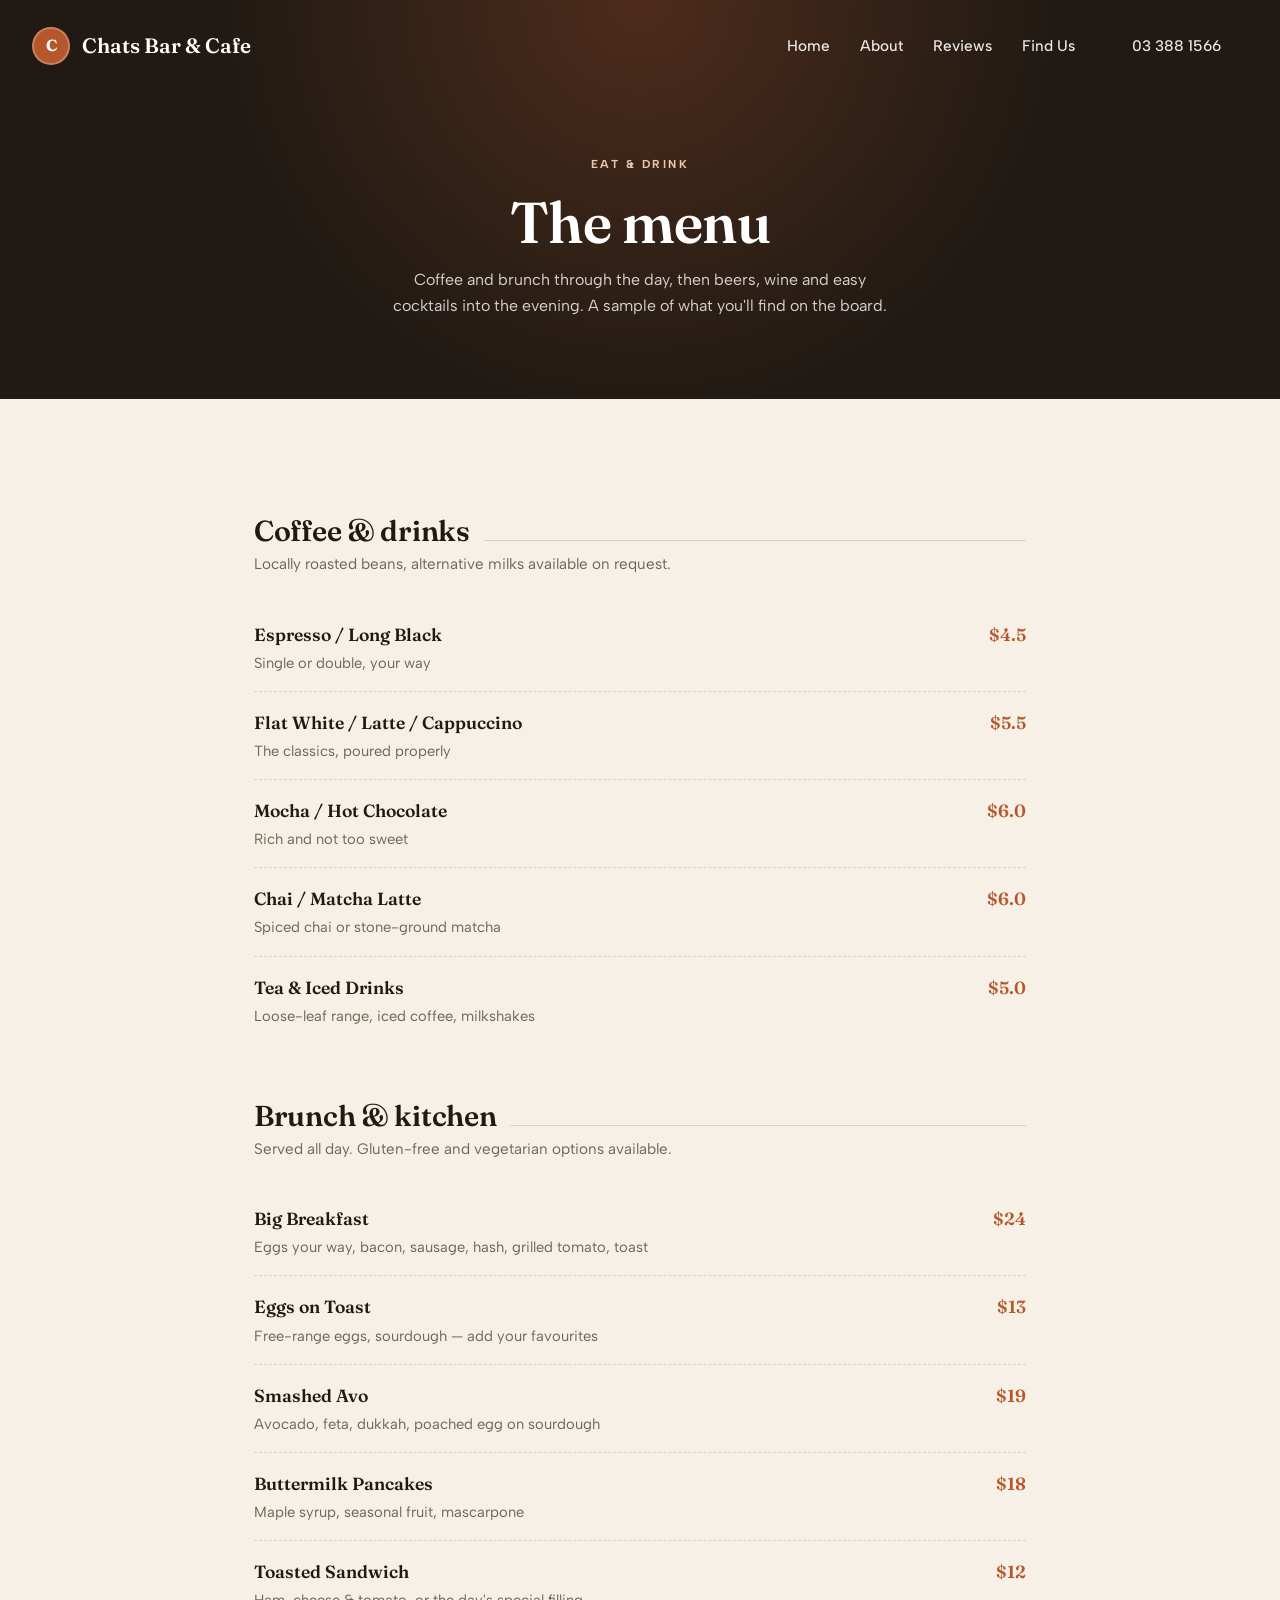
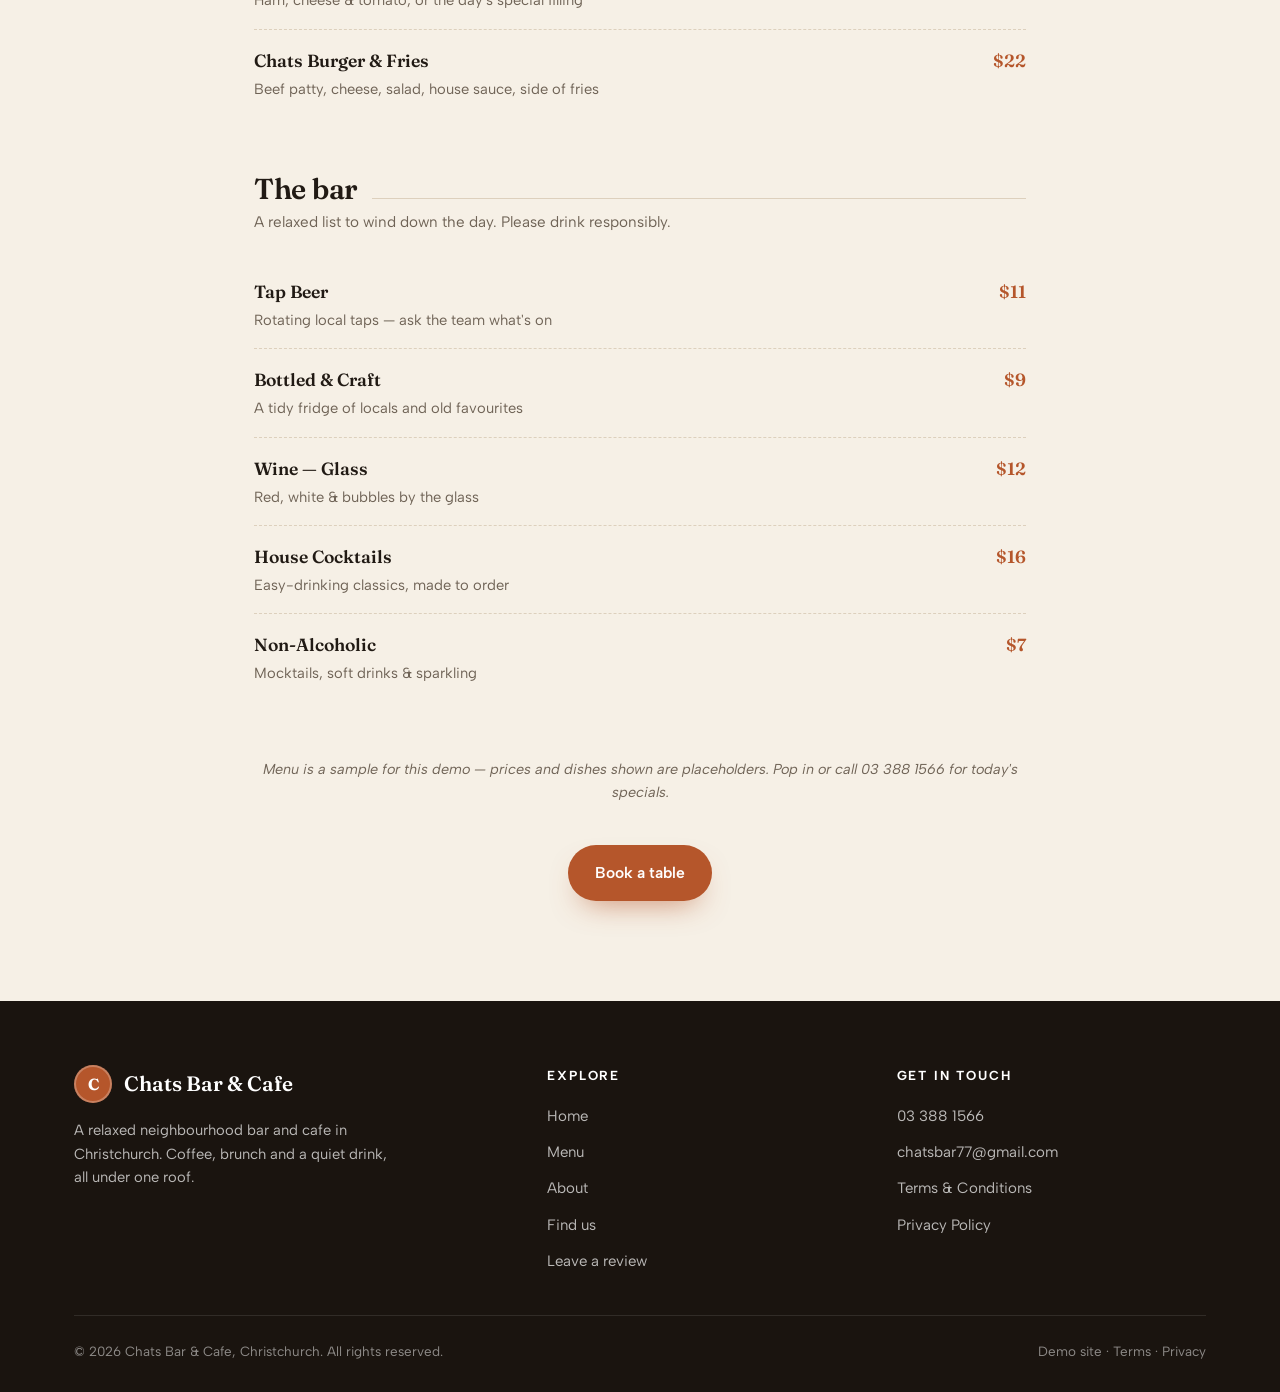
<file: menu.html>
<!DOCTYPE html>
<html lang="en-NZ">
<head>
<meta charset="UTF-8" />
<meta name="viewport" content="width=device-width, initial-scale=1.0" />
<title>Menu | Chats Bar &amp; Cafe, Christchurch</title>
<meta name="description" content="The Chats Bar & Cafe menu — coffee, all-day brunch, lunch plates and a relaxed bar list of beer, wine and cocktails in Christchurch." />
<meta name="theme-color" content="#211a14" />
<link rel="icon" href="favicon.svg" type="image/svg+xml" />
<link rel="preconnect" href="https://fonts.googleapis.com" />
<link rel="preconnect" href="https://fonts.gstatic.com" crossorigin />
<link href="https://fonts.googleapis.com/css2?family=Fraunces:ital,opsz,wght@0,9..144,400;0,9..144,500;0,9..144,600;1,9..144,500&family=Albert+Sans:wght@400;500;600;700&display=swap" rel="stylesheet" />
<link rel="stylesheet" href="style.css" />
</head>
<body>

<nav class="nav scrolled">
  <a href="index.html" class="brand"><span class="mark">C</span> Chats Bar &amp; Cafe</a>
  <div class="nav-links">
    <a href="index.html">Home</a>
    <a href="index.html#about">About</a>
    <a href="index.html#reviews">Reviews</a>
    <a href="index.html#contact">Find Us</a>
    <a href="tel:+6433881566" class="btn btn-dark nav-phone">03 388 1566</a>
  </div>
  <button class="nav-toggle" aria-label="Menu"><span></span><span></span><span></span></button>
</nav>

<header class="page-hero">
  <div class="wrap">
    <span class="eyebrow light">Eat &amp; drink</span>
    <h1>The menu</h1>
    <p>Coffee and brunch through the day, then beers, wine and easy cocktails into the evening. A sample of what you'll find on the board.</p>
  </div>
</header>

<section class="content">
  <div class="wrap">

    <div class="menu-section">
      <h2>Coffee &amp; drinks</h2>
      <p class="cat-note">Locally roasted beans, alternative milks available on request.</p>
      <div class="menu-item"><div><div class="mi-name">Espresso / Long Black</div><div class="mi-desc">Single or double, your way</div></div><div class="mi-price">$4.5</div></div>
      <div class="menu-item"><div><div class="mi-name">Flat White / Latte / Cappuccino</div><div class="mi-desc">The classics, poured properly</div></div><div class="mi-price">$5.5</div></div>
      <div class="menu-item"><div><div class="mi-name">Mocha / Hot Chocolate</div><div class="mi-desc">Rich and not too sweet</div></div><div class="mi-price">$6.0</div></div>
      <div class="menu-item"><div><div class="mi-name">Chai / Matcha Latte</div><div class="mi-desc">Spiced chai or stone-ground matcha</div></div><div class="mi-price">$6.0</div></div>
      <div class="menu-item"><div><div class="mi-name">Tea &amp; Iced Drinks</div><div class="mi-desc">Loose-leaf range, iced coffee, milkshakes</div></div><div class="mi-price">$5.0</div></div>
    </div>

    <div class="menu-section">
      <h2>Brunch &amp; kitchen</h2>
      <p class="cat-note">Served all day. Gluten-free and vegetarian options available.</p>
      <div class="menu-item"><div><div class="mi-name">Big Breakfast</div><div class="mi-desc">Eggs your way, bacon, sausage, hash, grilled tomato, toast</div></div><div class="mi-price">$24</div></div>
      <div class="menu-item"><div><div class="mi-name">Eggs on Toast</div><div class="mi-desc">Free-range eggs, sourdough — add your favourites</div></div><div class="mi-price">$13</div></div>
      <div class="menu-item"><div><div class="mi-name">Smashed Avo</div><div class="mi-desc">Avocado, feta, dukkah, poached egg on sourdough</div></div><div class="mi-price">$19</div></div>
      <div class="menu-item"><div><div class="mi-name">Buttermilk Pancakes</div><div class="mi-desc">Maple syrup, seasonal fruit, mascarpone</div></div><div class="mi-price">$18</div></div>
      <div class="menu-item"><div><div class="mi-name">Toasted Sandwich</div><div class="mi-desc">Ham, cheese &amp; tomato, or the day's special filling</div></div><div class="mi-price">$12</div></div>
      <div class="menu-item"><div><div class="mi-name">Chats Burger &amp; Fries</div><div class="mi-desc">Beef patty, cheese, salad, house sauce, side of fries</div></div><div class="mi-price">$22</div></div>
    </div>

    <div class="menu-section">
      <h2>The bar</h2>
      <p class="cat-note">A relaxed list to wind down the day. Please drink responsibly.</p>
      <div class="menu-item"><div><div class="mi-name">Tap Beer</div><div class="mi-desc">Rotating local taps — ask the team what's on</div></div><div class="mi-price">$11</div></div>
      <div class="menu-item"><div><div class="mi-name">Bottled &amp; Craft</div><div class="mi-desc">A tidy fridge of locals and old favourites</div></div><div class="mi-price">$9</div></div>
      <div class="menu-item"><div><div class="mi-name">Wine — Glass</div><div class="mi-desc">Red, white &amp; bubbles by the glass</div></div><div class="mi-price">$12</div></div>
      <div class="menu-item"><div><div class="mi-name">House Cocktails</div><div class="mi-desc">Easy-drinking classics, made to order</div></div><div class="mi-price">$16</div></div>
      <div class="menu-item"><div><div class="mi-name">Non-Alcoholic</div><div class="mi-desc">Mocktails, soft drinks &amp; sparkling</div></div><div class="mi-price">$7</div></div>
    </div>

    <p class="menu-note">Menu is a sample for this demo — prices and dishes shown are placeholders. Pop in or call <a href="tel:+6433881566">03 388 1566</a> for today's specials.</p>

    <div style="text-align:center;margin-top:40px">
      <a href="index.html#contact" class="btn btn-primary">Book a table</a>
    </div>
  </div>
</section>

<footer class="footer">
  <div class="wrap">
    <div class="footer-grid">
      <div>
        <div class="brand"><span class="mark">C</span> Chats Bar &amp; Cafe</div>
        <p>A relaxed neighbourhood bar and cafe in Christchurch. Coffee, brunch and a quiet drink, all under one roof.</p>
      </div>
      <div>
        <h5>Explore</h5>
        <ul>
          <li><a href="index.html">Home</a></li>
          <li><a href="menu.html">Menu</a></li>
          <li><a href="index.html#about">About</a></li>
          <li><a href="index.html#contact">Find us</a></li>
          <li><a href="review.html">Leave a review</a></li>
        </ul>
      </div>
      <div>
        <h5>Get in touch</h5>
        <ul>
          <li><a href="tel:+6433881566">03 388 1566</a></li>
          <li><a href="mailto:chatsbar77@gmail.com">chatsbar77@gmail.com</a></li>
          <li><a href="terms.html">Terms &amp; Conditions</a></li>
          <li><a href="privacy.html">Privacy Policy</a></li>
        </ul>
      </div>
    </div>
    <div class="footer-bottom">
      <span>© <span data-year></span> Chats Bar &amp; Cafe, Christchurch. All rights reserved.</span>
      <span>Demo site · <a href="terms.html">Terms</a> · <a href="privacy.html">Privacy</a></span>
    </div>
  </div>
</footer>

<script src="main.js"></script>
</body>
</html>
</file>
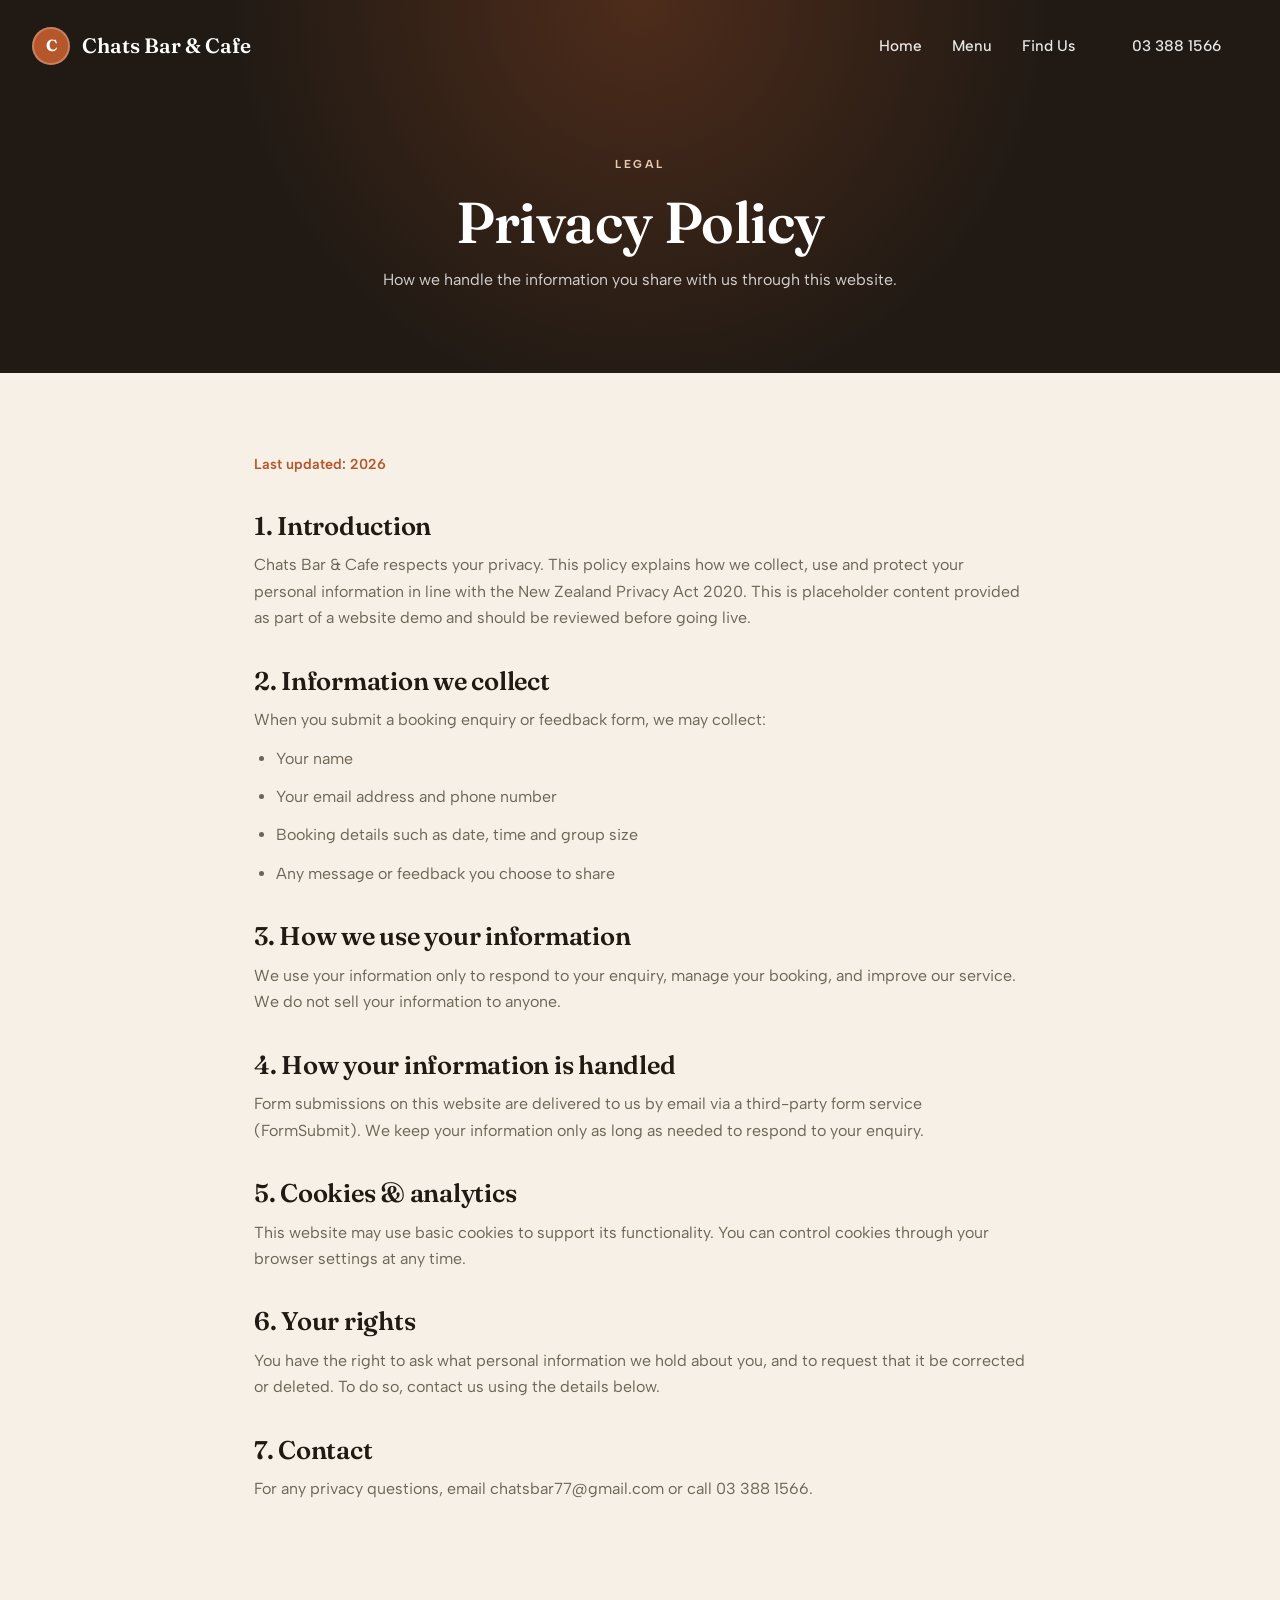
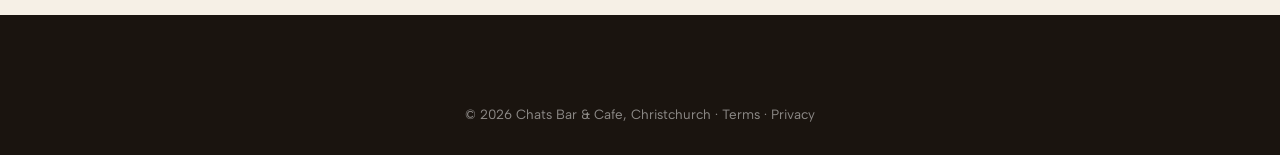
<file: privacy.html>
<!DOCTYPE html>
<html lang="en-NZ">
<head>
<meta charset="UTF-8" />
<meta name="viewport" content="width=device-width, initial-scale=1.0" />
<title>Privacy Policy | Chats Bar &amp; Cafe</title>
<meta name="description" content="How Chats Bar & Cafe collects and uses your information." />
<meta name="theme-color" content="#211a14" />
<link rel="icon" href="favicon.svg" type="image/svg+xml" />
<link rel="preconnect" href="https://fonts.googleapis.com" />
<link rel="preconnect" href="https://fonts.gstatic.com" crossorigin />
<link href="https://fonts.googleapis.com/css2?family=Fraunces:ital,opsz,wght@0,9..144,400;0,9..144,500;0,9..144,600;1,9..144,500&family=Albert+Sans:wght@400;500;600;700&display=swap" rel="stylesheet" />
<link rel="stylesheet" href="style.css" />
</head>
<body>

<nav class="nav scrolled">
  <a href="index.html" class="brand"><span class="mark">C</span> Chats Bar &amp; Cafe</a>
  <div class="nav-links">
    <a href="index.html">Home</a>
    <a href="menu.html">Menu</a>
    <a href="index.html#contact">Find Us</a>
    <a href="tel:+6433881566" class="btn btn-dark nav-phone">03 388 1566</a>
  </div>
  <button class="nav-toggle" aria-label="Menu"><span></span><span></span><span></span></button>
</nav>

<header class="page-hero">
  <div class="wrap">
    <span class="eyebrow light">Legal</span>
    <h1>Privacy Policy</h1>
    <p>How we handle the information you share with us through this website.</p>
  </div>
</header>

<section class="content">
  <div class="wrap">
    <p class="updated">Last updated: <span data-year></span></p>

    <h2>1. Introduction</h2>
    <p>Chats Bar &amp; Cafe respects your privacy. This policy explains how we collect, use and protect your personal information in line with the New Zealand Privacy Act 2020. This is placeholder content provided as part of a website demo and should be reviewed before going live.</p>

    <h2>2. Information we collect</h2>
    <p>When you submit a booking enquiry or feedback form, we may collect:</p>
    <ul>
      <li>Your name</li>
      <li>Your email address and phone number</li>
      <li>Booking details such as date, time and group size</li>
      <li>Any message or feedback you choose to share</li>
    </ul>

    <h2>3. How we use your information</h2>
    <p>We use your information only to respond to your enquiry, manage your booking, and improve our service. We do not sell your information to anyone.</p>

    <h2>4. How your information is handled</h2>
    <p>Form submissions on this website are delivered to us by email via a third-party form service (FormSubmit). We keep your information only as long as needed to respond to your enquiry.</p>

    <h2>5. Cookies &amp; analytics</h2>
    <p>This website may use basic cookies to support its functionality. You can control cookies through your browser settings at any time.</p>

    <h2>6. Your rights</h2>
    <p>You have the right to ask what personal information we hold about you, and to request that it be corrected or deleted. To do so, contact us using the details below.</p>

    <h2>7. Contact</h2>
    <p>For any privacy questions, email <a href="mailto:chatsbar77@gmail.com">chatsbar77@gmail.com</a> or call <a href="tel:+6433881566">03 388 1566</a>.</p>
  </div>
</section>

<footer class="footer">
  <div class="wrap">
    <div class="footer-bottom" style="border-top:0;justify-content:center">
      <span>© <span data-year></span> Chats Bar &amp; Cafe, Christchurch · <a href="terms.html">Terms</a> · <a href="privacy.html">Privacy</a></span>
    </div>
  </div>
</footer>

<script src="main.js"></script>
</body>
</html>
</file>
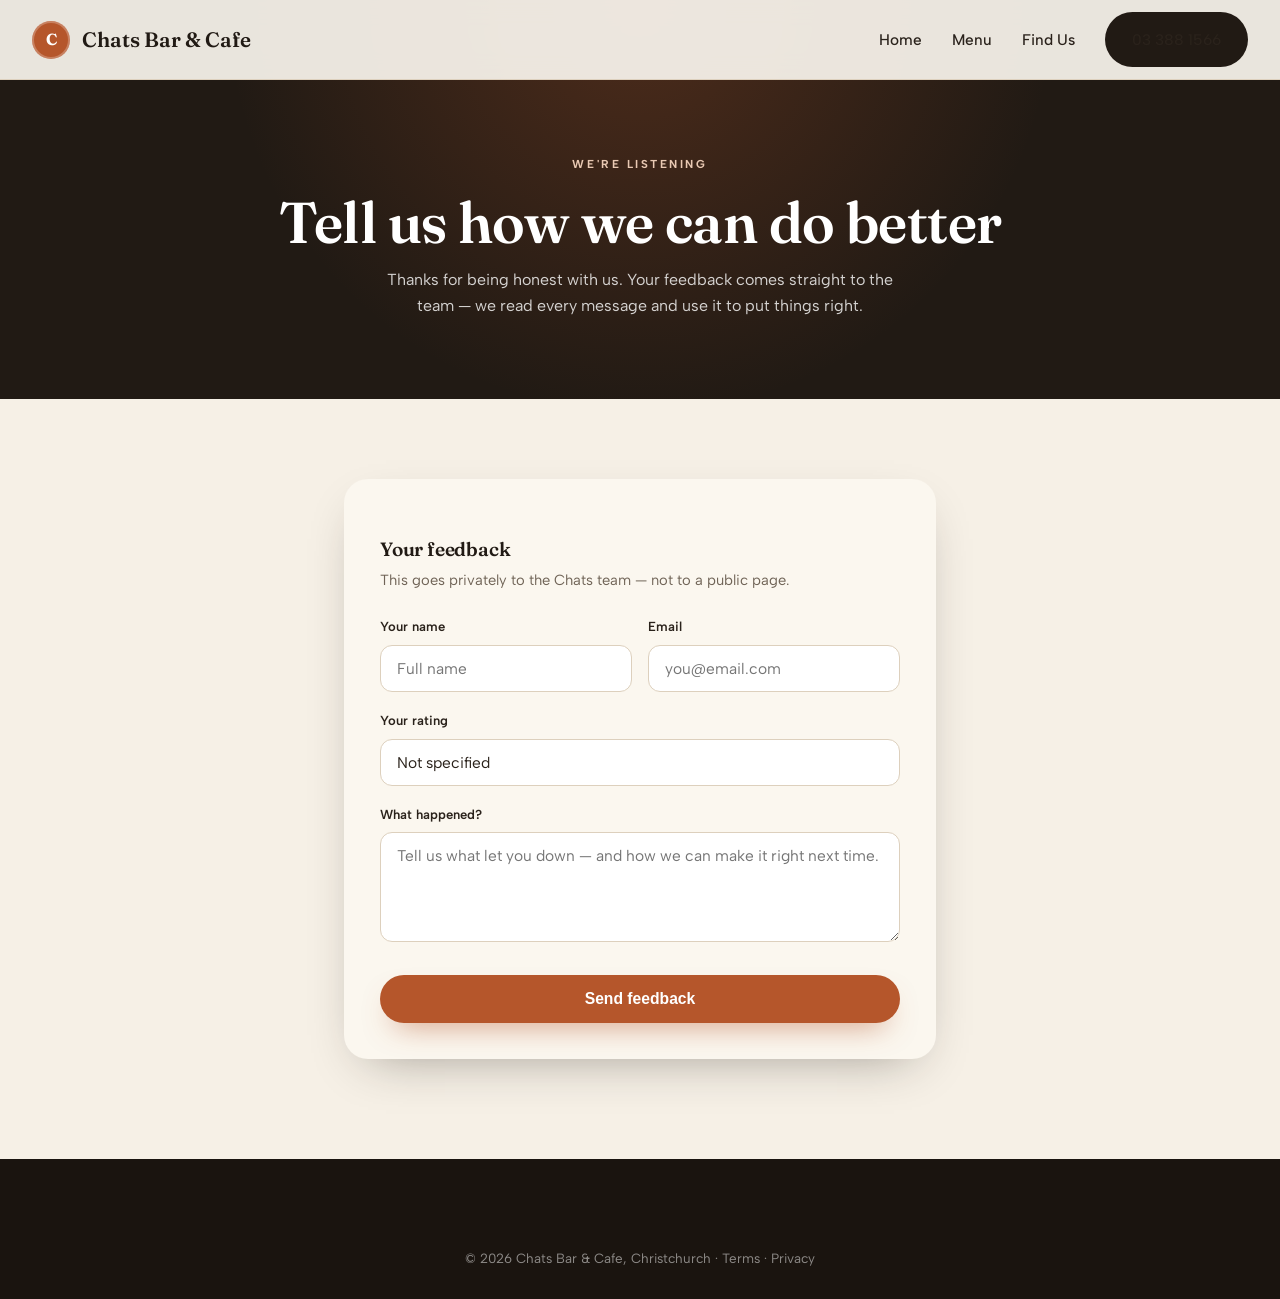
<file: private.html>
<!DOCTYPE html>
<html lang="en-NZ">
<head>
<meta charset="UTF-8" />
<meta name="viewport" content="width=device-width, initial-scale=1.0" />
<title>Share Your Feedback | Chats Bar &amp; Cafe</title>
<meta name="description" content="Tell the team at Chats Bar & Cafe how we can do better. Your feedback comes straight to us." />
<meta name="theme-color" content="#211a14" />
<link rel="icon" href="favicon.svg" type="image/svg+xml" />
<link rel="preconnect" href="https://fonts.googleapis.com" />
<link rel="preconnect" href="https://fonts.gstatic.com" crossorigin />
<link href="https://fonts.googleapis.com/css2?family=Fraunces:ital,opsz,wght@0,9..144,400;0,9..144,500;0,9..144,600;1,9..144,500&family=Albert+Sans:wght@400;500;600;700&display=swap" rel="stylesheet" />
<link rel="stylesheet" href="style.css" />
</head>
<body>

<nav class="nav scrolled">
  <a href="index.html" class="brand"><span class="mark">C</span> Chats Bar &amp; Cafe</a>
  <div class="nav-links">
    <a href="index.html">Home</a>
    <a href="menu.html">Menu</a>
    <a href="index.html#contact">Find Us</a>
    <a href="tel:+6433881566" class="btn btn-dark nav-phone">03 388 1566</a>
  </div>
  <button class="nav-toggle" aria-label="Menu"><span></span><span></span><span></span></button>
</nav>

<header class="page-hero">
  <div class="wrap">
    <span class="eyebrow light">We're listening</span>
    <h1>Tell us how we can do better</h1>
    <p>Thanks for being honest with us. Your feedback comes straight to the team — we read every message and use it to put things right.</p>
  </div>
</header>

<section class="content">
  <div class="wrap" style="max-width:640px">
    <div class="form-card" id="formCard">
      <h3>Your feedback</h3>
      <p class="sub">This goes privately to the Chats team — not to a public page.</p>
      <form action="https://formsubmit.co/chatsbar77@gmail.com" method="POST" id="fbForm">
        <input type="hidden" name="_subject" value="Private feedback — Chats Bar & Cafe website" />
        <input type="hidden" name="_captcha" value="false" />
        <input type="hidden" name="_template" value="table" />
        <div class="field-row">
          <div class="field"><label for="name">Your name</label><input type="text" id="name" name="name" required placeholder="Full name" /></div>
          <div class="field"><label for="email">Email</label><input type="email" id="email" name="email" required placeholder="you@email.com" /></div>
        </div>
        <div class="field">
          <label for="rating">Your rating</label>
          <input type="text" id="rating" name="rating" readonly value="" />
        </div>
        <div class="field"><label for="feedback">What happened?</label><textarea id="feedback" name="feedback" required placeholder="Tell us what let you down — and how we can make it right next time."></textarea></div>
        <button type="submit" class="btn btn-primary">Send feedback</button>
      </form>
    </div>

    <div class="form-card success-state" id="success">
      <div class="check">✓</div>
      <h3>Thank you</h3>
      <p>Your feedback has been sent to the team. We genuinely appreciate you taking the time — we'll use it to do better.</p>
      <div style="margin-top:22px"><a href="index.html" class="btn btn-outline">Back to home</a></div>
    </div>
  </div>
</section>

<footer class="footer">
  <div class="wrap">
    <div class="footer-bottom" style="border-top:0;justify-content:center">
      <span>© <span data-year></span> Chats Bar &amp; Cafe, Christchurch · <a href="terms.html">Terms</a> · <a href="privacy.html">Privacy</a></span>
    </div>
  </div>
</footer>

<script>
  // Pre-fill rating from URL
  var params = new URLSearchParams(window.location.search);
  var rating = params.get("rating");
  var ratingField = document.getElementById("rating");
  if (rating && /^[1-5]$/.test(rating)) {
    var stars = "★".repeat(+rating) + "☆".repeat(5 - +rating);
    ratingField.value = stars + "  (" + rating + " / 5)";
  } else {
    ratingField.value = "Not specified";
  }

  // FormSubmit AJAX so we can show inline success
  var form = document.getElementById("fbForm");
  form.addEventListener("submit", function (e) {
    e.preventDefault();
    var data = new FormData(form);
    fetch("https://formsubmit.co/ajax/chatsbar77@gmail.com", {
      method: "POST",
      headers: { Accept: "application/json" },
      body: data
    }).then(function () {
      document.getElementById("formCard").style.display = "none";
      document.getElementById("success").classList.add("show");
      window.scrollTo({ top: 0, behavior: "smooth" });
    }).catch(function () {
      // Fallback: submit normally
      form.submit();
    });
  });

  document.querySelectorAll("[data-year]").forEach(function (el) { el.textContent = new Date().getFullYear(); });
</script>
</body>
</html>
</file>
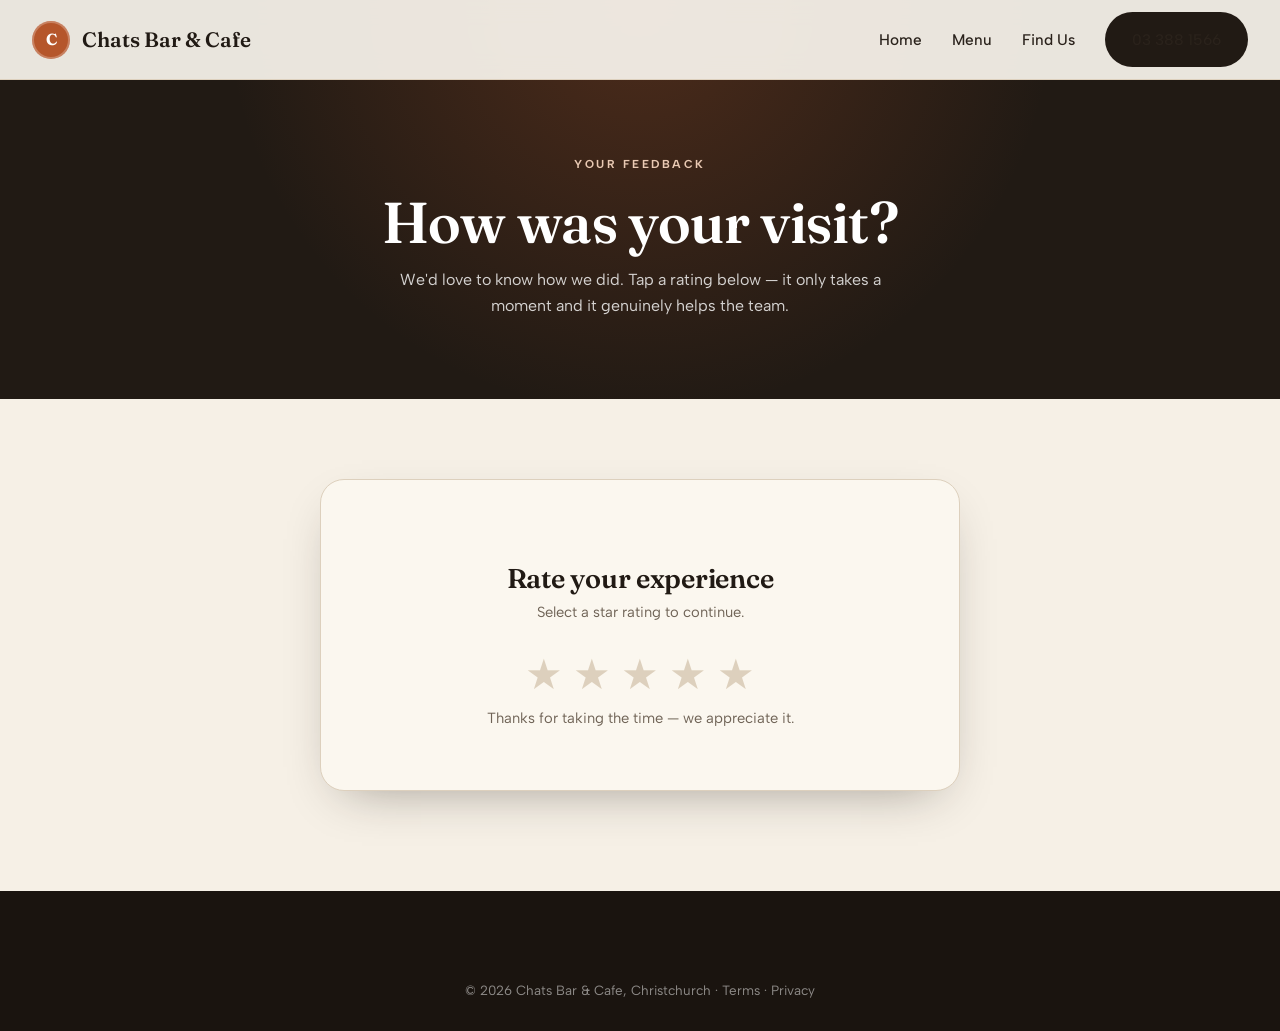
<file: review.html>
<!DOCTYPE html>
<html lang="en-NZ">
<head>
<meta charset="UTF-8" />
<meta name="viewport" content="width=device-width, initial-scale=1.0" />
<title>Leave a Review | Chats Bar &amp; Cafe</title>
<meta name="description" content="Tell us how your visit to Chats Bar & Cafe went. Your feedback helps us keep getting better." />
<meta name="theme-color" content="#211a14" />
<link rel="icon" href="favicon.svg" type="image/svg+xml" />
<link rel="preconnect" href="https://fonts.googleapis.com" />
<link rel="preconnect" href="https://fonts.gstatic.com" crossorigin />
<link href="https://fonts.googleapis.com/css2?family=Fraunces:ital,opsz,wght@0,9..144,400;0,9..144,500;0,9..144,600;1,9..144,500&family=Albert+Sans:wght@400;500;600;700&display=swap" rel="stylesheet" />
<link rel="stylesheet" href="style.css" />
</head>
<body>

<nav class="nav scrolled">
  <a href="index.html" class="brand"><span class="mark">C</span> Chats Bar &amp; Cafe</a>
  <div class="nav-links">
    <a href="index.html">Home</a>
    <a href="menu.html">Menu</a>
    <a href="index.html#contact">Find Us</a>
    <a href="tel:+6433881566" class="btn btn-dark nav-phone">03 388 1566</a>
  </div>
  <button class="nav-toggle" aria-label="Menu"><span></span><span></span><span></span></button>
</nav>

<header class="page-hero">
  <div class="wrap">
    <span class="eyebrow light">Your feedback</span>
    <h1>How was your visit?</h1>
    <p>We'd love to know how we did. Tap a rating below — it only takes a moment and it genuinely helps the team.</p>
  </div>
</header>

<section class="content">
  <div class="wrap">
    <div class="review-box">
      <h2 style="font-size:1.7rem;margin-bottom:6px">Rate your experience</h2>
      <p class="hint">Select a star rating to continue.</p>
      <div class="star-pick" id="stars">
        <button data-rating="1" aria-label="1 star">★</button>
        <button data-rating="2" aria-label="2 stars">★</button>
        <button data-rating="3" aria-label="3 stars">★</button>
        <button data-rating="4" aria-label="4 stars">★</button>
        <button data-rating="5" aria-label="5 stars">★</button>
      </div>
      <p class="hint" id="msg">Thanks for taking the time — we appreciate it.</p>
    </div>
  </div>
</section>

<footer class="footer">
  <div class="wrap">
    <div class="footer-bottom" style="border-top:0;justify-content:center">
      <span>© <span data-year></span> Chats Bar &amp; Cafe, Christchurch · <a href="terms.html">Terms</a> · <a href="privacy.html">Privacy</a></span>
    </div>
  </div>
</footer>

<script>
  // 4–5 stars → Google review; 1–3 stars → private feedback form
  var GOOGLE_REVIEW_URL = "https://g.page/r/PLACEHOLDER";
  document.querySelectorAll("#stars button").forEach(function (b) {
    b.addEventListener("mouseenter", function () {
      var r = +b.dataset.rating;
      document.querySelectorAll("#stars button").forEach(function (x) {
        x.classList.toggle("lit", +x.dataset.rating <= r);
      });
    });
    b.addEventListener("click", function () {
      var r = +b.dataset.rating;
      if (r >= 4) { window.location.href = GOOGLE_REVIEW_URL; }
      else { window.location.href = "private.html?rating=" + r; }
    });
  });
  document.getElementById("stars").addEventListener("mouseleave", function () {
    document.querySelectorAll("#stars button").forEach(function (x) { x.classList.remove("lit"); });
  });
  document.querySelectorAll("[data-year]").forEach(function (el) { el.textContent = new Date().getFullYear(); });
</script>
</body>
</html>
</file>
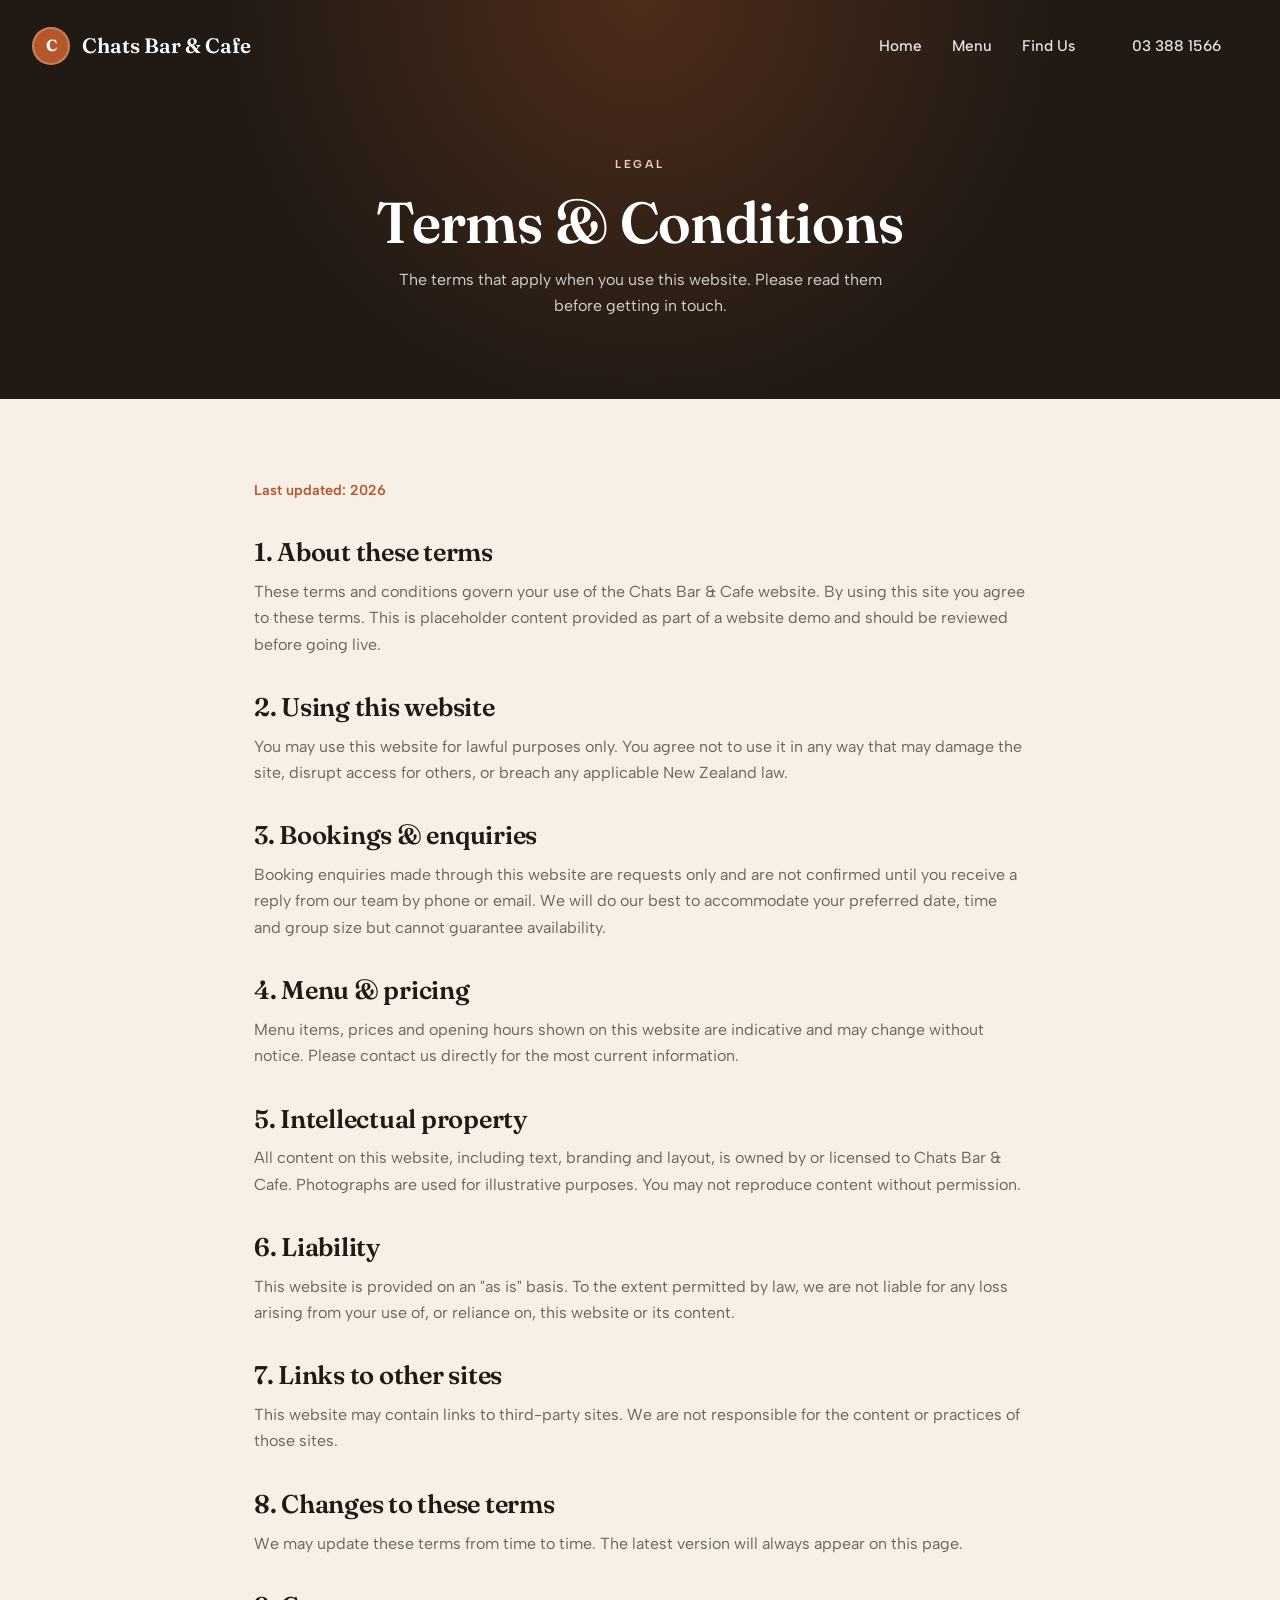
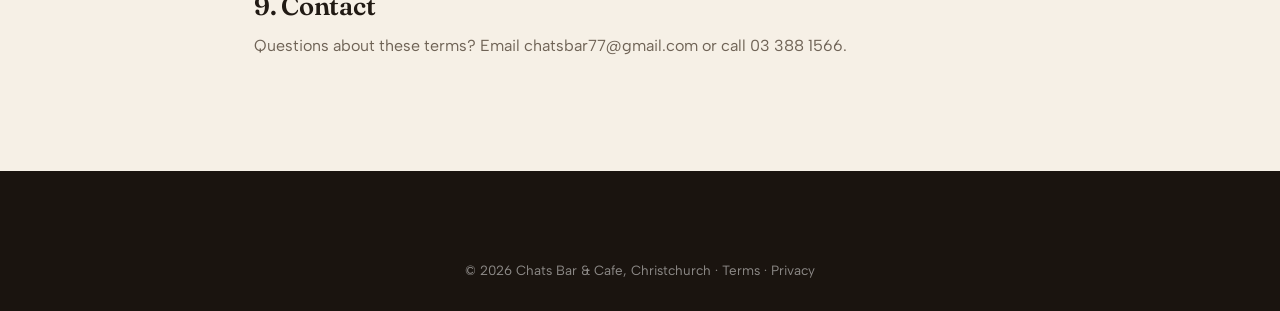
<file: terms.html>
<!DOCTYPE html>
<html lang="en-NZ">
<head>
<meta charset="UTF-8" />
<meta name="viewport" content="width=device-width, initial-scale=1.0" />
<title>Terms &amp; Conditions | Chats Bar &amp; Cafe</title>
<meta name="description" content="Terms and conditions for the Chats Bar & Cafe website." />
<meta name="theme-color" content="#211a14" />
<link rel="icon" href="favicon.svg" type="image/svg+xml" />
<link rel="preconnect" href="https://fonts.googleapis.com" />
<link rel="preconnect" href="https://fonts.gstatic.com" crossorigin />
<link href="https://fonts.googleapis.com/css2?family=Fraunces:ital,opsz,wght@0,9..144,400;0,9..144,500;0,9..144,600;1,9..144,500&family=Albert+Sans:wght@400;500;600;700&display=swap" rel="stylesheet" />
<link rel="stylesheet" href="style.css" />
</head>
<body>

<nav class="nav scrolled">
  <a href="index.html" class="brand"><span class="mark">C</span> Chats Bar &amp; Cafe</a>
  <div class="nav-links">
    <a href="index.html">Home</a>
    <a href="menu.html">Menu</a>
    <a href="index.html#contact">Find Us</a>
    <a href="tel:+6433881566" class="btn btn-dark nav-phone">03 388 1566</a>
  </div>
  <button class="nav-toggle" aria-label="Menu"><span></span><span></span><span></span></button>
</nav>

<header class="page-hero">
  <div class="wrap">
    <span class="eyebrow light">Legal</span>
    <h1>Terms &amp; Conditions</h1>
    <p>The terms that apply when you use this website. Please read them before getting in touch.</p>
  </div>
</header>

<section class="content">
  <div class="wrap">
    <p class="updated">Last updated: <span data-year></span></p>

    <h2>1. About these terms</h2>
    <p>These terms and conditions govern your use of the Chats Bar &amp; Cafe website. By using this site you agree to these terms. This is placeholder content provided as part of a website demo and should be reviewed before going live.</p>

    <h2>2. Using this website</h2>
    <p>You may use this website for lawful purposes only. You agree not to use it in any way that may damage the site, disrupt access for others, or breach any applicable New Zealand law.</p>

    <h2>3. Bookings &amp; enquiries</h2>
    <p>Booking enquiries made through this website are requests only and are not confirmed until you receive a reply from our team by phone or email. We will do our best to accommodate your preferred date, time and group size but cannot guarantee availability.</p>

    <h2>4. Menu &amp; pricing</h2>
    <p>Menu items, prices and opening hours shown on this website are indicative and may change without notice. Please contact us directly for the most current information.</p>

    <h2>5. Intellectual property</h2>
    <p>All content on this website, including text, branding and layout, is owned by or licensed to Chats Bar &amp; Cafe. Photographs are used for illustrative purposes. You may not reproduce content without permission.</p>

    <h2>6. Liability</h2>
    <p>This website is provided on an "as is" basis. To the extent permitted by law, we are not liable for any loss arising from your use of, or reliance on, this website or its content.</p>

    <h2>7. Links to other sites</h2>
    <p>This website may contain links to third-party sites. We are not responsible for the content or practices of those sites.</p>

    <h2>8. Changes to these terms</h2>
    <p>We may update these terms from time to time. The latest version will always appear on this page.</p>

    <h2>9. Contact</h2>
    <p>Questions about these terms? Email <a href="mailto:chatsbar77@gmail.com">chatsbar77@gmail.com</a> or call <a href="tel:+6433881566">03 388 1566</a>.</p>
  </div>
</section>

<footer class="footer">
  <div class="wrap">
    <div class="footer-bottom" style="border-top:0;justify-content:center">
      <span>© <span data-year></span> Chats Bar &amp; Cafe, Christchurch · <a href="terms.html">Terms</a> · <a href="privacy.html">Privacy</a></span>
    </div>
  </div>
</footer>

<script src="main.js"></script>
</body>
</html>
</file>
<file: style.css>
/* Chats Bar & Cafe — Crafted archetype
   Fonts: Fraunces (display) + Albert Sans (body)
   Accent: burnt terracotta over warm bone neutrals, espresso dark anchor */

:root {
  --bone: #f6f0e6;
  --sand: #ece2d2;
  --paper: #fbf7ef;
  --espresso: #211a14;
  --espresso-2: #2c231b;
  --ink: #2a221b;
  --muted: #6f6356;
  --line: #ddd0bd;
  --accent: #b5562b;
  --accent-deep: #9a4622;
  --accent-soft: #e9c9b3;
  --radius: 16px;
  --radius-lg: 24px;
  --maxw: 1180px;
  --shadow: 0 18px 50px -24px rgba(33, 26, 20, 0.45);
  --shadow-soft: 0 10px 30px -18px rgba(33, 26, 20, 0.35);
  --ease: cubic-bezier(0.22, 0.61, 0.36, 1);
}

* { box-sizing: border-box; margin: 0; padding: 0; }

html { scroll-behavior: smooth; }

body {
  font-family: "Albert Sans", system-ui, sans-serif;
  background: var(--bone);
  color: var(--ink);
  line-height: 1.65;
  -webkit-font-smoothing: antialiased;
  overflow-x: hidden;
}

h1, h2, h3, h4 {
  font-family: "Fraunces", Georgia, serif;
  font-weight: 600;
  line-height: 1.08;
  letter-spacing: -0.01em;
  color: var(--espresso);
}

a { color: inherit; text-decoration: none; }
img { display: block; max-width: 100%; }

.wrap { width: 100%; max-width: var(--maxw); margin: 0 auto; padding: 0 24px; }

.eyebrow {
  font-family: "Albert Sans", sans-serif;
  text-transform: uppercase;
  letter-spacing: 0.22em;
  font-size: 0.72rem;
  font-weight: 700;
  color: var(--accent);
}
.eyebrow.light { color: var(--accent-soft); }

.section { padding: 110px 0; position: relative; }
.section.bone { background: var(--bone); }
.section.sand { background: var(--sand); }
.section.paper { background: var(--paper); }
.section-head { max-width: 640px; margin-bottom: 56px; }
.section-head h2 { font-size: clamp(2rem, 4.5vw, 3.1rem); margin: 14px 0 14px; }
.section-head p { color: var(--muted); font-size: 1.06rem; }

/* Buttons */
.btn {
  display: inline-flex; align-items: center; gap: 10px;
  font-weight: 600; font-size: 0.98rem;
  padding: 14px 26px; border-radius: 100px;
  cursor: pointer; border: 1px solid transparent;
  transition: transform .35s var(--ease), background .3s var(--ease), box-shadow .3s var(--ease), color .3s var(--ease);
}
.btn-primary { background: var(--accent); color: #fff; box-shadow: 0 14px 30px -14px rgba(181, 86, 43, 0.7); }
.btn-primary:hover { background: var(--accent-deep); transform: translateY(-3px); }
.btn-ghost { background: transparent; color: #fff; border-color: rgba(255,255,255,0.45); }
.btn-ghost:hover { background: rgba(255,255,255,0.12); transform: translateY(-3px); }
.btn-dark { background: var(--espresso); color: #fff; }
.btn-dark:hover { background: var(--espresso-2); transform: translateY(-3px); }
.btn-outline { background: transparent; color: var(--espresso); border-color: var(--line); }
.btn-outline:hover { border-color: var(--accent); color: var(--accent); transform: translateY(-3px); }

/* Nav */
.nav {
  position: fixed; top: 0; left: 0; right: 0; z-index: 50;
  display: flex; align-items: center; justify-content: space-between;
  padding: 18px 32px;
  transition: background .4s var(--ease), padding .4s var(--ease), box-shadow .4s var(--ease);
}
.nav.scrolled {
  background: rgba(251, 247, 239, 0.92);
  backdrop-filter: blur(12px);
  padding: 12px 32px;
  box-shadow: 0 1px 0 var(--line);
}
.brand { display: flex; align-items: center; gap: 12px; font-family: "Fraunces", serif; font-weight: 600; font-size: 1.3rem; color: #fff; transition: color .4s var(--ease); }
.nav.scrolled .brand { color: var(--espresso); }
.brand .mark {
  width: 38px; height: 38px; border-radius: 50%;
  display: grid; place-items: center;
  background: var(--accent); color: #fff;
  font-size: 1rem; font-weight: 700;
  box-shadow: inset 0 0 0 2px rgba(255,255,255,0.25);
}
.nav-links { display: flex; align-items: center; gap: 30px; }
.nav-links a { color: rgba(255,255,255,0.9); font-weight: 500; font-size: 0.96rem; transition: color .3s; }
.nav.scrolled .nav-links a { color: var(--ink); }
.nav-links a:hover { color: var(--accent); }
.nav-phone { display: inline-flex; align-items: center; gap: 8px; }
.nav-toggle { display: none; background: none; border: 0; cursor: pointer; flex-direction: column; gap: 5px; }
.nav-toggle span { width: 26px; height: 2px; background: #fff; transition: background .3s; }
.nav.scrolled .nav-toggle span { background: var(--espresso); }

/* Hero */
.hero { position: relative; min-height: 100vh; display: flex; align-items: flex-end; background: var(--espresso); overflow: hidden; }
.hero-slides { position: absolute; inset: 0; z-index: 0; }
.hero-slide {
  position: absolute; inset: 0;
  background-size: cover; background-position: center;
  opacity: 0; transition: opacity 1.6s ease-in-out;
  filter: saturate(0.85) contrast(1.05) brightness(0.92);
  transform: scale(1.05);
  animation: heroZoom 18s ease-in-out infinite alternate;
}
.hero-slide.active { opacity: 1; }
@keyframes heroZoom { from { transform: scale(1.04); } to { transform: scale(1.14); } }
.hero::after {
  content: ""; position: absolute; inset: 0; z-index: 1;
  background: linear-gradient(180deg, rgba(33,26,20,0.55) 0%, rgba(33,26,20,0.35) 35%, rgba(33,26,20,0.85) 100%);
}
.hero-inner { position: relative; z-index: 2; padding: 0 0 96px; width: 100%; }
.hero-eyebrow { display: inline-flex; align-items: center; gap: 10px; margin-bottom: 22px; }
.hero h1 { color: #fff; font-size: clamp(2.6rem, 7vw, 5.4rem); max-width: 16ch; }
.hero h1 em { font-style: italic; color: var(--accent-soft); }
.hero-sub { color: rgba(255,255,255,0.88); font-size: clamp(1.05rem, 2vw, 1.3rem); max-width: 52ch; margin: 24px 0 34px; }
.hero-cta { display: flex; flex-wrap: wrap; gap: 14px; }
.hero-meta { display: flex; flex-wrap: wrap; gap: 26px; margin-top: 40px; color: rgba(255,255,255,0.82); font-size: 0.92rem; }
.hero-meta span { display: inline-flex; align-items: center; gap: 8px; }
.hero-meta svg { color: var(--accent-soft); }

/* Trust strip */
.trust { background: var(--espresso); color: #fff; padding: 0; }
.trust-grid { display: grid; grid-template-columns: repeat(3, 1fr); }
.trust-item { padding: 40px 36px; display: flex; gap: 18px; align-items: flex-start; border-right: 1px solid rgba(255,255,255,0.08); }
.trust-item:last-child { border-right: 0; }
.trust-item .ico { flex: none; width: 46px; height: 46px; border-radius: 12px; background: rgba(181,86,43,0.22); color: var(--accent-soft); display: grid; place-items: center; }
.trust-item h4 { color: #fff; font-size: 1.1rem; margin-bottom: 4px; }
.trust-item p { color: rgba(255,255,255,0.72); font-size: 0.92rem; line-height: 1.5; }

/* Services */
.cards { display: grid; grid-template-columns: repeat(3, 1fr); gap: 26px; }
.card {
  background: var(--paper); border: 1px solid var(--line); border-radius: var(--radius-lg);
  overflow: hidden; transition: transform .45s var(--ease), box-shadow .45s var(--ease), border-color .45s;
}
.card:hover { transform: translateY(-8px); box-shadow: var(--shadow); border-color: var(--accent-soft); }
.card-img { aspect-ratio: 16/10; overflow: hidden; }
.card-img img { width: 100%; height: 100%; object-fit: cover; filter: saturate(0.85) contrast(1.05); transition: transform .8s var(--ease); }
.card:hover .card-img img { transform: scale(1.08); }
.card-body { padding: 26px 26px 30px; }
.card-body h3 { font-size: 1.35rem; margin-bottom: 10px; }
.card-body p { color: var(--muted); font-size: 0.96rem; }
.card-tag { display: inline-block; font-size: 0.72rem; font-weight: 700; letter-spacing: 0.12em; text-transform: uppercase; color: var(--accent); margin-bottom: 10px; }

/* About */
.about-grid { display: grid; grid-template-columns: 1fr 1fr; gap: 64px; align-items: center; }
.about-media { position: relative; }
.about-media img { width: 100%; aspect-ratio: 4/3; object-fit: cover; border-radius: var(--radius-lg); filter: saturate(0.85) contrast(1.05); box-shadow: var(--shadow); }
.about-media .corner-tag {
  position: absolute; left: -14px; bottom: 26px;
  background: var(--accent); color: #fff; padding: 16px 22px; border-radius: 14px;
  font-family: "Fraunces", serif; font-weight: 600; line-height: 1.1; box-shadow: var(--shadow-soft);
}
.about-media .corner-tag span { display: block; font-family: "Albert Sans"; font-size: 0.72rem; letter-spacing: 0.14em; text-transform: uppercase; opacity: 0.85; margin-top: 4px; font-weight: 600; }
.about-copy h2 { font-size: clamp(2rem, 4vw, 2.9rem); margin: 14px 0 18px; }
.about-copy p { color: var(--muted); margin-bottom: 16px; }
.checklist { list-style: none; margin-top: 26px; display: grid; gap: 14px; }
.checklist li { display: flex; gap: 12px; align-items: flex-start; font-weight: 500; color: var(--ink); }
.checklist .tick { flex: none; width: 26px; height: 26px; border-radius: 50%; background: var(--accent); color: #fff; display: grid; place-items: center; font-size: 0.8rem; margin-top: 2px; }

/* Crew */
.crew-grid { display: grid; grid-template-columns: repeat(3, 1fr); gap: 26px; }
.crew-card { background: var(--paper); border: 1px solid var(--line); border-radius: var(--radius-lg); padding: 34px 28px; text-align: center; transition: transform .4s var(--ease), box-shadow .4s; }
.crew-card:hover { transform: translateY(-6px); box-shadow: var(--shadow-soft); }
.crew-avatar { width: 78px; height: 78px; border-radius: 50%; margin: 0 auto 18px; display: grid; place-items: center; background: var(--espresso); color: var(--accent-soft); font-family: "Fraunces", serif; font-size: 1.5rem; font-weight: 600; box-shadow: 0 0 0 3px var(--bone), 0 0 0 5px var(--accent); }
.crew-card h3 { font-size: 1.25rem; }
.crew-card .role-sub { color: var(--accent); font-size: 0.8rem; font-weight: 700; letter-spacing: 0.1em; text-transform: uppercase; margin: 6px 0 12px; }
.crew-card p { color: var(--muted); font-size: 0.92rem; }
.badge { display: inline-block; background: rgba(181,86,43,0.12); color: var(--accent-deep); font-size: 0.72rem; font-weight: 700; letter-spacing: 0.1em; text-transform: uppercase; padding: 6px 14px; border-radius: 100px; margin-bottom: 16px; }

/* Reviews */
.review-grid { display: grid; grid-template-columns: repeat(3, 1fr); gap: 26px; }
.review-card { background: var(--paper); border: 1px solid var(--line); border-radius: var(--radius-lg); padding: 30px; display: flex; flex-direction: column; gap: 16px; transition: transform .4s var(--ease), box-shadow .4s; }
.review-card:hover { transform: translateY(-6px); box-shadow: var(--shadow-soft); }
.stars { color: var(--accent); letter-spacing: 3px; font-size: 1.05rem; }
.review-card p { color: var(--ink); font-size: 1rem; font-style: italic; line-height: 1.6; }
.review-author { display: flex; align-items: center; gap: 12px; margin-top: auto; }
.review-author .ra-avatar { width: 42px; height: 42px; border-radius: 50%; background: var(--espresso); color: var(--accent-soft); display: grid; place-items: center; font-weight: 700; font-size: 0.9rem; }
.review-author strong { display: block; font-size: 0.95rem; color: var(--espresso); }
.review-author span { font-size: 0.82rem; color: var(--muted); }

/* Review funnel banner */
.funnel { background: var(--espresso); color: #fff; padding: 84px 0; text-align: center; position: relative; overflow: hidden; }
.funnel::before { content: ""; position: absolute; inset: 0; background: radial-gradient(circle at 50% 120%, rgba(181,86,43,0.35), transparent 60%); }
.funnel .wrap { position: relative; z-index: 1; }
.funnel .stars { font-size: 1.8rem; letter-spacing: 6px; margin-bottom: 18px; color: var(--accent-soft); }
.funnel h2 { color: #fff; font-size: clamp(1.9rem, 4vw, 2.8rem); margin-bottom: 14px; }
.funnel p { color: rgba(255,255,255,0.78); max-width: 48ch; margin: 0 auto 28px; }

/* Contact */
.contact { background: var(--espresso); color: #fff; }
.contact-grid { display: grid; grid-template-columns: 0.9fr 1.1fr; gap: 56px; }
.contact-info h2 { color: #fff; font-size: clamp(2rem, 4vw, 2.9rem); margin: 14px 0 18px; }
.contact-info > p { color: rgba(255,255,255,0.78); margin-bottom: 30px; max-width: 42ch; }
.contact-list { list-style: none; display: grid; gap: 20px; }
.contact-list li { display: flex; gap: 16px; align-items: flex-start; }
.contact-list .ico { flex: none; width: 44px; height: 44px; border-radius: 12px; background: rgba(181,86,43,0.22); color: var(--accent-soft); display: grid; place-items: center; }
.contact-list span.lbl { display: block; font-size: 0.78rem; letter-spacing: 0.14em; text-transform: uppercase; color: rgba(255,255,255,0.55); margin-bottom: 2px; }
.contact-list a, .contact-list p { color: #fff; font-size: 1.04rem; }
.hours-mini { margin-top: 30px; border-top: 1px solid rgba(255,255,255,0.12); padding-top: 22px; }
.hours-mini h4 { color: #fff; font-size: 1rem; margin-bottom: 12px; }
.hours-mini .row { display: flex; justify-content: space-between; font-size: 0.92rem; color: rgba(255,255,255,0.78); padding: 4px 0; max-width: 320px; }

.form-card { background: var(--paper); border-radius: var(--radius-lg); padding: 36px; box-shadow: var(--shadow); }
.form-card h3 { color: var(--espresso); font-size: 1.5rem; margin-bottom: 6px; }
.form-card .sub { color: var(--muted); font-size: 0.92rem; margin-bottom: 24px; }
.field { margin-bottom: 18px; }
.field label { display: block; font-size: 0.82rem; font-weight: 600; color: var(--ink); margin-bottom: 7px; }
.field input, .field select, .field textarea {
  width: 100%; padding: 13px 16px; border: 1px solid var(--line); border-radius: 12px;
  font-family: inherit; font-size: 0.97rem; color: var(--ink); background: #fff;
  transition: border-color .3s, box-shadow .3s;
}
.field input:focus, .field select:focus, .field textarea:focus { outline: none; border-color: var(--accent); box-shadow: 0 0 0 3px rgba(181,86,43,0.15); }
.field textarea { resize: vertical; min-height: 110px; }
.field-row { display: grid; grid-template-columns: 1fr 1fr; gap: 16px; }
.form-card .btn { width: 100%; justify-content: center; margin-top: 6px; }

/* Footer */
.footer { background: #1a140f; color: rgba(255,255,255,0.7); padding: 64px 0 30px; }
.footer-grid { display: grid; grid-template-columns: 1.4fr 1fr 1fr; gap: 40px; padding-bottom: 40px; border-bottom: 1px solid rgba(255,255,255,0.1); }
.footer .brand { color: #fff; margin-bottom: 16px; }
.footer-grid p { font-size: 0.92rem; line-height: 1.6; max-width: 36ch; }
.footer h5 { color: #fff; font-family: "Albert Sans"; font-size: 0.82rem; letter-spacing: 0.14em; text-transform: uppercase; margin-bottom: 16px; }
.footer ul { list-style: none; display: grid; gap: 10px; }
.footer ul a { font-size: 0.94rem; transition: color .3s; }
.footer ul a:hover { color: var(--accent-soft); }
.footer-bottom { display: flex; justify-content: space-between; flex-wrap: wrap; gap: 12px; padding-top: 24px; font-size: 0.84rem; color: rgba(255,255,255,0.5); }

/* Page hero (subpages) */
.page-hero { background: var(--espresso); color: #fff; padding: 150px 0 80px; text-align: center; position: relative; overflow: hidden; }
.page-hero::before { content: ""; position: absolute; inset: 0; background: radial-gradient(circle at 50% 0%, rgba(181,86,43,0.3), transparent 55%); }
.page-hero .wrap { position: relative; z-index: 1; }
.page-hero h1 { color: #fff; font-size: clamp(2.4rem, 5vw, 3.6rem); margin: 16px 0 12px; }
.page-hero p { color: rgba(255,255,255,0.8); max-width: 52ch; margin: 0 auto; }

/* Legal / content */
.content { padding: 80px 0 100px; }
.content .wrap { max-width: 820px; }
.content h2 { font-size: 1.6rem; margin: 36px 0 12px; }
.content h3 { font-size: 1.2rem; margin: 24px 0 8px; }
.content p, .content li { color: var(--muted); margin-bottom: 12px; }
.content ul { padding-left: 22px; }
.content .updated { color: var(--accent); font-weight: 600; font-size: 0.9rem; }

/* Review chooser */
.review-box { max-width: 640px; margin: 0 auto; background: var(--paper); border: 1px solid var(--line); border-radius: var(--radius-lg); padding: 48px 40px; text-align: center; box-shadow: var(--shadow); }
.star-pick { display: flex; justify-content: center; gap: 10px; margin: 30px 0 10px; }
.star-pick button { background: none; border: 0; cursor: pointer; font-size: 2.6rem; color: var(--line); transition: transform .2s, color .2s; line-height: 1; }
.star-pick button:hover { transform: scale(1.18); }
.star-pick button.lit { color: var(--accent); }
.review-box .hint { color: var(--muted); font-size: 0.92rem; }

/* Menu */
.menu-section { margin-bottom: 56px; }
.menu-section > h2 { font-size: 1.8rem; margin-bottom: 6px; display: flex; align-items: baseline; gap: 14px; }
.menu-section > h2::after { content: ""; flex: 1; height: 1px; background: var(--line); }
.menu-section .cat-note { color: var(--muted); font-size: 0.95rem; margin-bottom: 26px; }
.menu-item { display: flex; justify-content: space-between; gap: 20px; padding: 16px 0; border-bottom: 1px dashed var(--line); }
.menu-item:last-child { border-bottom: 0; }
.menu-item .mi-name { font-family: "Fraunces", serif; font-weight: 600; font-size: 1.1rem; color: var(--espresso); }
.menu-item .mi-desc { color: var(--muted); font-size: 0.92rem; margin-top: 2px; }
.menu-item .mi-price { font-family: "Fraunces", serif; font-weight: 600; color: var(--accent); font-size: 1.1rem; white-space: nowrap; }
.menu-note { text-align: center; color: var(--muted); font-size: 0.9rem; margin-top: 30px; font-style: italic; }

/* Success state */
.success-state { display: none; text-align: center; padding: 20px 0; }
.success-state.show { display: block; }
.success-state .check { width: 64px; height: 64px; border-radius: 50%; background: var(--accent); color: #fff; display: grid; place-items: center; margin: 0 auto 18px; font-size: 1.8rem; }
.success-state h3 { color: var(--espresso); margin-bottom: 8px; }
.success-state p { color: var(--muted); }

/* Reveal animation */
.reveal { opacity: 0; transform: translateY(32px); transition: opacity .9s var(--ease), transform .9s var(--ease); }
.reveal.in { opacity: 1; transform: none; }

/* Intro overlay */
.intro {
  position: fixed; inset: 0; z-index: 200; background: var(--espresso);
  display: grid; place-items: center; transition: opacity .8s ease, visibility .8s ease;
}
.intro.hide { opacity: 0; visibility: hidden; }
.intro-mark { text-align: center; color: #fff; }
.intro-mark .m { width: 64px; height: 64px; border-radius: 50%; background: var(--accent); display: grid; place-items: center; margin: 0 auto 16px; font-family: "Fraunces", serif; font-weight: 600; font-size: 1.5rem; animation: pulse 1.4s ease-in-out infinite; }
.intro-mark .t { font-family: "Fraunces", serif; font-size: 1.4rem; letter-spacing: 0.04em; opacity: 0; animation: fadeUp .8s ease .25s forwards; }
.intro-mark .s { font-size: 0.8rem; letter-spacing: 0.22em; text-transform: uppercase; color: var(--accent-soft); opacity: 0; animation: fadeUp .8s ease .5s forwards; margin-top: 6px; }
@keyframes pulse { 0%,100% { transform: scale(1); } 50% { transform: scale(1.08); } }
@keyframes fadeUp { to { opacity: 1; transform: none; } from { opacity: 0; transform: translateY(10px); } }

/* Mobile */
@media (max-width: 900px) {
  .section { padding: 80px 0; }
  .trust-grid { grid-template-columns: 1fr; }
  .trust-item { border-right: 0; border-bottom: 1px solid rgba(255,255,255,0.08); }
  .cards, .crew-grid, .review-grid { grid-template-columns: 1fr; }
  .about-grid, .contact-grid { grid-template-columns: 1fr; gap: 40px; }
  .footer-grid { grid-template-columns: 1fr; gap: 30px; }
  .nav-links { position: fixed; inset: 0 0 0 auto; width: min(80vw, 320px); background: var(--paper); flex-direction: column; align-items: flex-start; padding: 90px 32px; gap: 22px; transform: translateX(100%); transition: transform .4s var(--ease); box-shadow: var(--shadow); }
  .nav-links.open { transform: none; }
  .nav-links a { color: var(--ink) !important; font-size: 1.1rem; }
  .nav-toggle { display: flex; z-index: 60; }
  .nav.scrolled .nav-toggle span, .nav-toggle span { background: var(--espresso); }
  .field-row { grid-template-columns: 1fr; }
}
@media (prefers-reduced-motion: reduce) {
  .hero-slide { animation: none !important; transition: opacity .4s linear; }
  .reveal { opacity: 1; transform: none; transition: none; }
  html { scroll-behavior: auto; }
}
</file>
